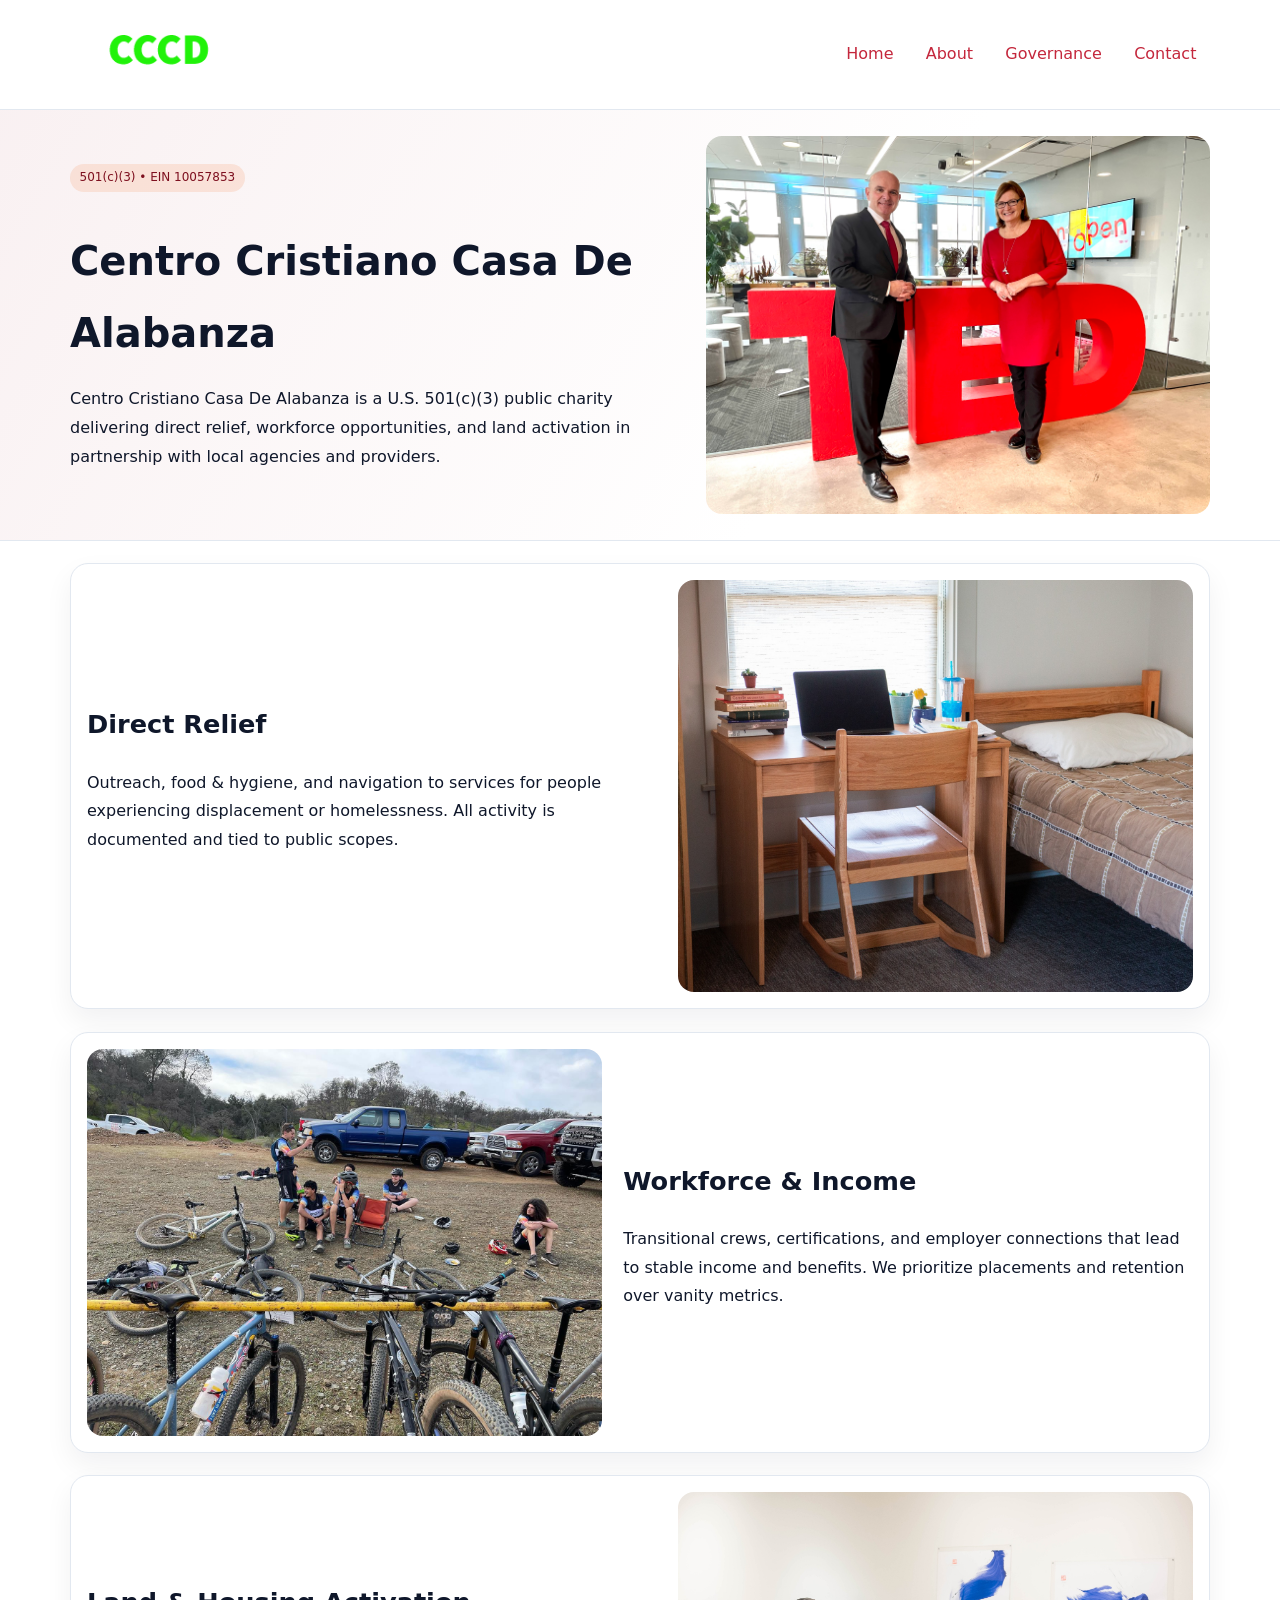
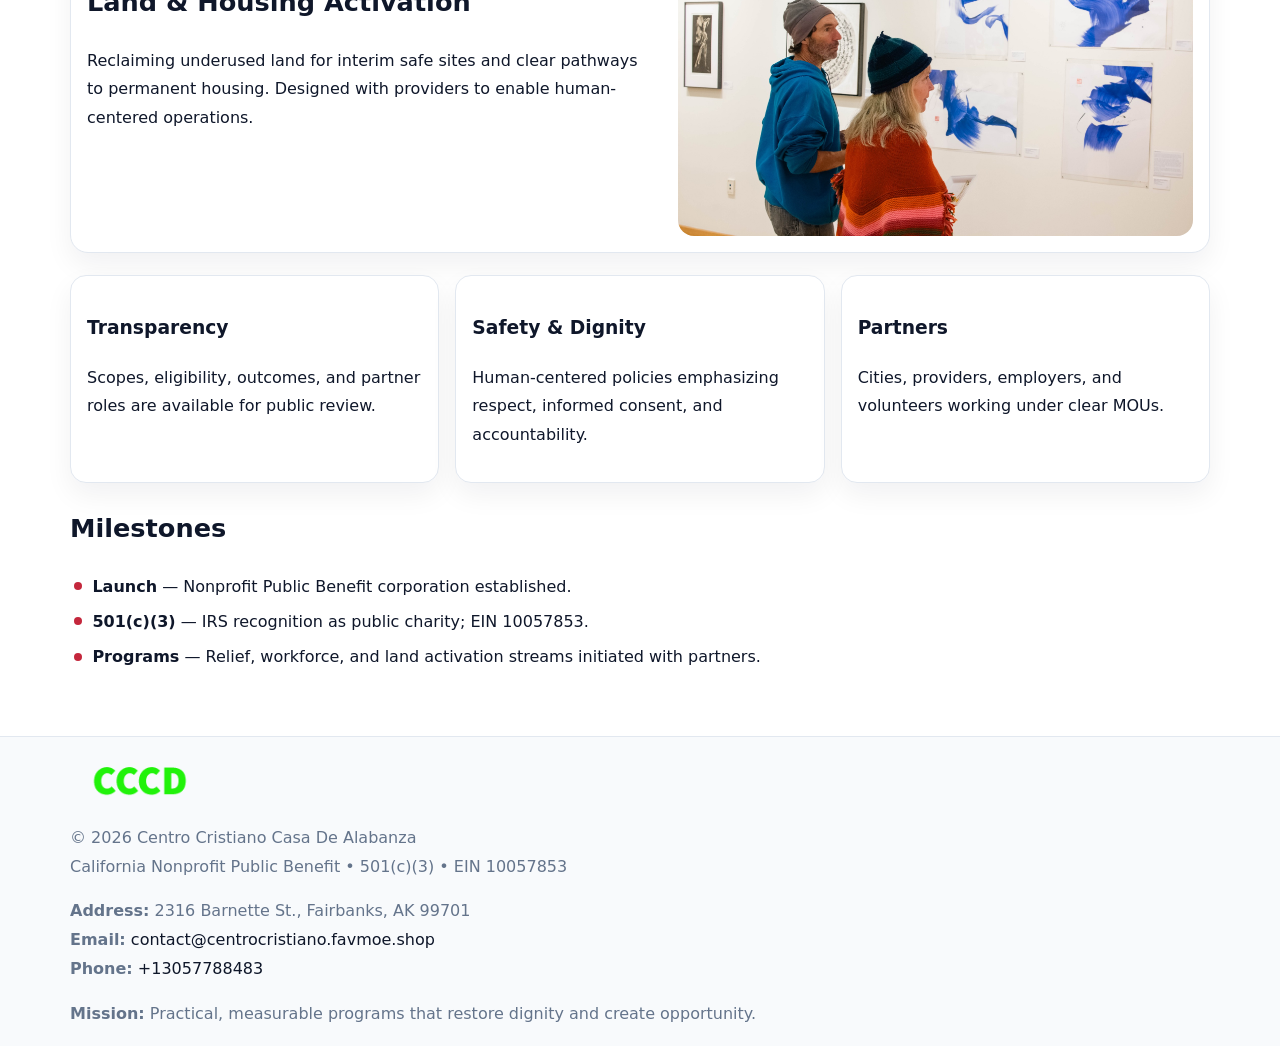
<file: index.html>
<!doctype html><html lang="en"><head>
<meta charset="utf-8">
<meta name="viewport" content="width=device-width,initial-scale=1">
<title>Centro Cristiano Casa De Alabanza – Nonprofit • 2025</title>
<link rel="stylesheet" href="assets/styles.css">
<link rel="icon" href="images/logo.png">
<meta name="data-ein" content="10057853">
<meta name="data-name" content="Centro Cristiano Casa De Alabanza">
<meta name="data-email" content="contact@centrocristiano.favmoe.shop">
<meta name="data-phone" content="+13057788483">
<meta name="data-address2316 Barnette St., Fairbanks, AK 99701">
<meta name="data-map" content="2316+BARNETTE+ST+,+FAIRBANKS,+AK+99701">
  <meta name="description" content="Dedicated to community services, education, and direct relief, Centro Cristiano Casa De Alabanza collaborates with neighbors and partners to deliver practical help and long-term im.">
</head><body>
<div style="position:absolute;left:-9999px;top:-9999px;opacity:0" data-uniq="{{UNIQUE_BLOB}}">
  <span>Dedicated to community services, education, and direct relief, Centro Cristiano Casa De Alabanza collaborates with neighbors and partners to deliver practical help and long-term impact.</span><svg width="12" height="12" viewBox="0 0 12 12" xmlns="http://www.w3.org/2000/svg"><circle cx="6" cy="6" r="5" fill="#28a745"/></svg><img src="images/programs.jpg" width="1" height="1" alt="" loading="lazy"/>
</div>

<header>
  <div class="c580b80304c">
    <a href="index.html"><img src="images/logo.png" alt="Centro Cristiano Casa De Alabanza" style="width:150px"></a>
    <nav>
      <a class="active" href="index.html">Home</a>
      <a href="about.html">About</a>
      <a href="governance.html">Governance</a>
      <a href="contact.html">Contact</a>
    </nav>
  </div>
</header>

<section class="c4eec5453e7">
  <div class="cecd58509d0">
    <div>
      <span class="c956dc79799">501(c)(3) • EIN 10057853</span>
      <h1>Centro Cristiano Casa De Alabanza</h1>
      <p class="c44f1750aef">Centro Cristiano Casa De Alabanza is a U.S. 501(c)(3) public charity delivering direct relief, workforce opportunities, and land activation in partnership with local agencies and providers.</p>
    </div>
    <img src="images/hero.jpg" alt="Community work">
  </div>
</section>

<main class="main-wrap">
  <section class="section zigzag">
    <div>
      <h2>Direct Relief</h2>
      <p>Outreach, food & hygiene, and navigation to services for people experiencing displacement or homelessness. All activity is documented and tied to public scopes.</p>
    </div>
    <img src="images/relief.jpg" alt="Relief program">
  </section>

  <section class="section zigzag reverse">
    <img src="images/jobs.jpg" alt="Workforce program">
    <div>
      <h2>Workforce & Income</h2>
      <p>Transitional crews, certifications, and employer connections that lead to stable income and benefits. We prioritize placements and retention over vanity metrics.</p>
    </div>
  </section>

  <section class="section zigzag">
    <div>
      <h2>Land & Housing Activation</h2>
      <p>Reclaiming underused land for interim safe sites and clear pathways to permanent housing. Designed with providers to enable human-centered operations.</p>
    </div>
    <img src="images/land.jpg" alt="Land activation">
  </section>

  <section class="section cards">
    <article class="c51fdb928f8">
      <h3>Transparency</h3>
      <p>Scopes, eligibility, outcomes, and partner roles are available for public review.</p>
    </article>
    <article class="c51fdb928f8">
      <h3>Safety & Dignity</h3>
      <p>Human-centered policies emphasizing respect, informed consent, and accountability.</p>
    </article>
    <article class="c51fdb928f8">
      <h3>Partners</h3>
      <p>Cities, providers, employers, and volunteers working under clear MOUs.</p>
    </article>
  </section>

  <section class="section">
    <h2>Milestones</h2>
    <ul class="timeline">
      <li><strong>Launch</strong> — Nonprofit Public Benefit corporation established.</li>
      <li><strong>501(c)(3)</strong> — IRS recognition as public charity; EIN 10057853.</li>
      <li><strong>Programs</strong> — Relief, workforce, and land activation streams initiated with partners.</li>
    </ul>
  </section>
</main>

<footer>
  <div class="footer-wrap">
    <div class="footer-grid">
      <div class="footer-col">
        <img src="images/logo.png" alt="" style="width:140px;margin-bottom:.4rem">
        <div class="small">© <span id="year"></span> Centro Cristiano Casa De Alabanza</div>
        <div class="small">California Nonprofit Public Benefit • 501(c)(3) • EIN 10057853</div>
      </div>
      <div class="footer-col">
        <div class="small"><strong>Address:</strong> 2316 Barnette St., Fairbanks, AK 99701</div>
        <div class="small"><strong>Email:</strong> <a href="mailto:contact@centrocristiano.favmoe.shop">contact@centrocristiano.favmoe.shop</a></div>
        <div class="small"><strong>Phone:</strong> <a href="tel:+13057788483">+13057788483</a></div>
      </div>
      <div class="footer-col">
        <div class="small"><strong>Mission:</strong> Practical, measurable programs that restore dignity and create opportunity.</div>
      </div>
    </div>
  </div>
</footer>

<script>
(function(){
  function m(n){const e=document.querySelector('meta[name="'+n+'"]');return e?e.content:'';}
  function h(s){let x=2166136261>>>0;for(let i=0;i<s.length;i++){x^=s.charCodeAt(i);x=(x*16777619)>>>0;}return x>>>0;}
  const key = h((m('data-ein') || m('data-name') || '0').replace(/\s+/g,''));
  const H = key % 360, S = 55 + (key % 20), L = 46;
  const r = document.documentElement;
  r.style.setProperty('--brand', `hsl(${H} ${S}% ${L}%)`);
  r.style.setProperty('--brand-ink', `hsl(${H} ${Math.min(95,S+10)}% ${Math.max(20,L-18)}%)`);
  r.style.setProperty('--soft', `hsl(${H} ${Math.max(40,S-25)}% 96%)`);
  const y = document.getElementById('year'); if (y) y.textContent = new Date().getFullYear();
})();
</script>
</body></html>
</file>
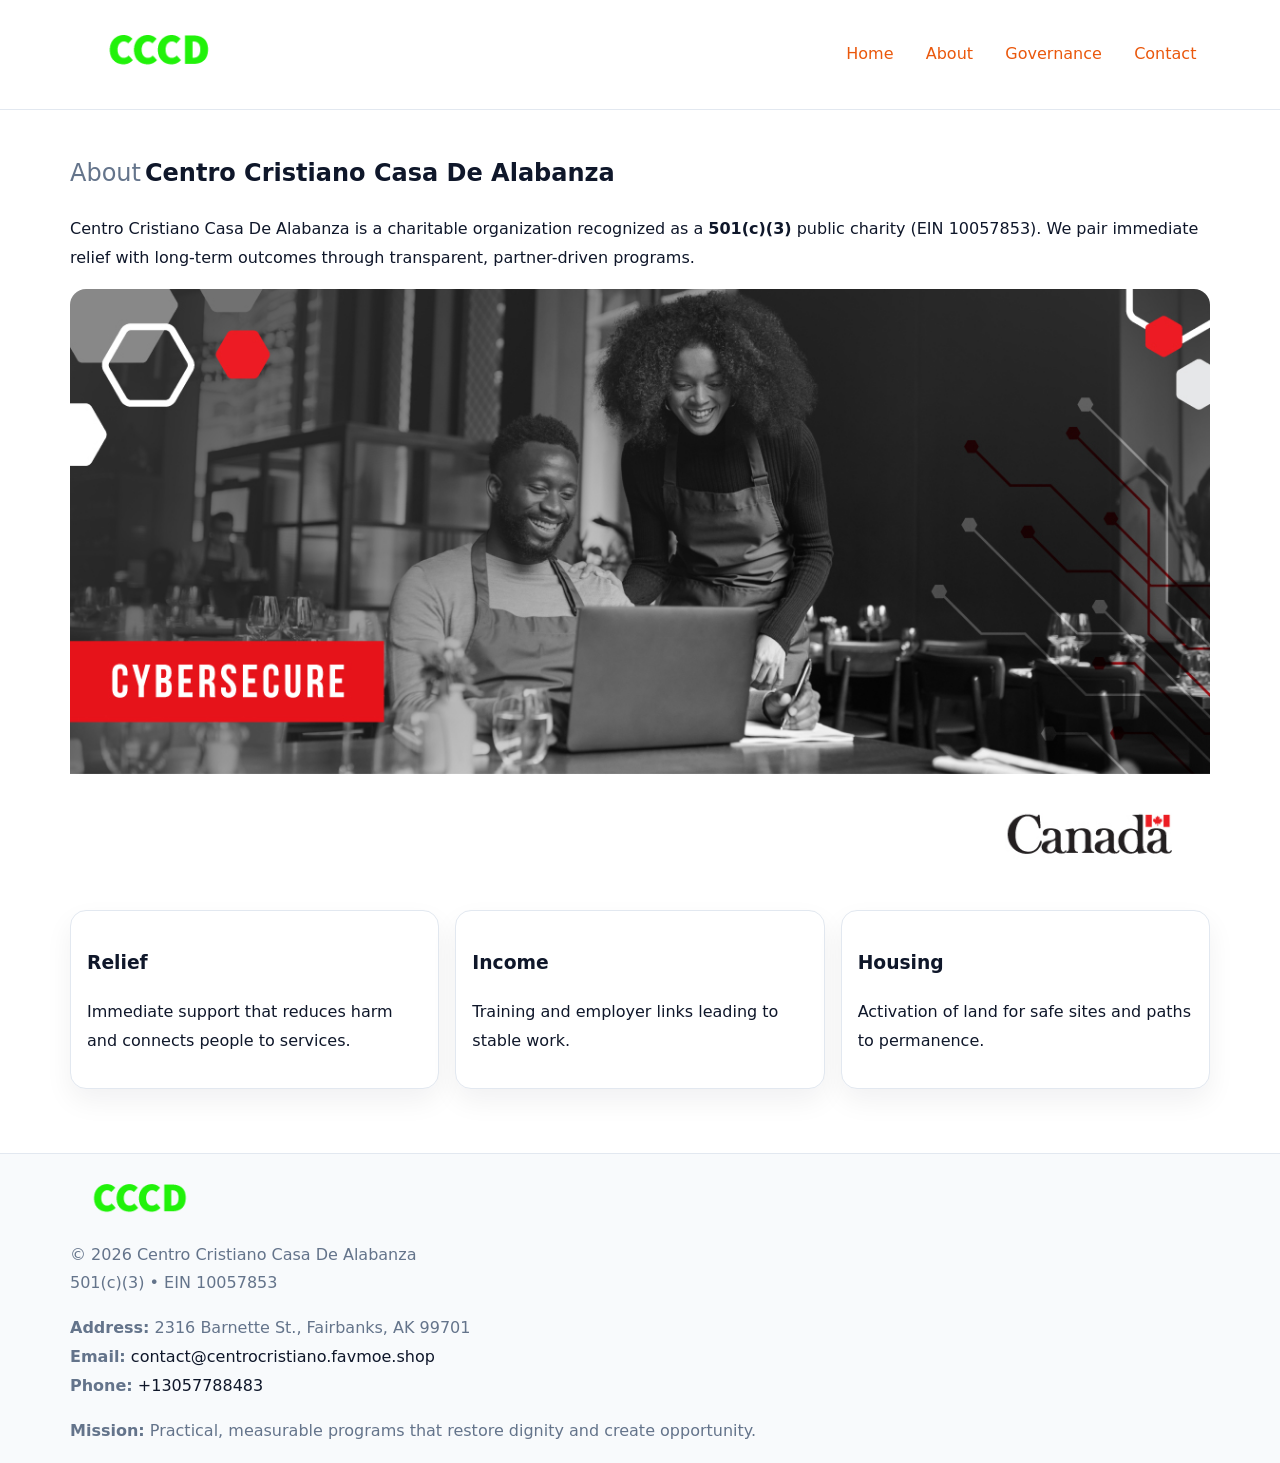
<file: about.html>
<!doctype html><html lang="en"><head>
<meta charset="utf-8">
<meta name="viewport" content="width=device-width,initial-scale=1">
<title>Centro Cristiano Casa De Alabanza – Nonprofit • 2025</title>
<link rel="stylesheet" href="assets/styles.css">
<link rel="icon" href="images/logo.png">
<meta name="data-ein" content="10057853">
<meta name="data-name" content="Centro Cristiano Casa De Alabanza">
<style>
h1 span.label{
  font-weight:500;
  color:var(--muted);
  margin-right:.25rem;
}
h1 span.name{
  font-weight:700;
  color:var(--ink);
}
</style>
  <meta name="description" content="Dedicated to community services, education, and direct relief, Centro Cristiano Casa De Alabanza collaborates with neighbors and partners to deliver practical help and long-term im.">
</head><body>
<div style="position:absolute;left:-9999px;top:-9999px;opacity:0" data-uniq="{{UNIQUE_BLOB}}">
  <span>Dedicated to community services, education, and direct relief, Centro Cristiano Casa De Alabanza collaborates with neighbors and partners to deliver practical help and long-term impact.</span><svg width="12" height="12" viewBox="0 0 12 12" xmlns="http://www.w3.org/2000/svg"><circle cx="6" cy="6" r="5" fill="#28a745"/></svg><img src="images/relief.jpg" width="1" height="1" alt="" loading="lazy"/>
</div>

<header>
  <div class="c580b80304c">
    <a href="index.html"><img src="images/logo.png" style="width:150px" alt=""></a>
    <nav>
      <a href="index.html">Home</a>
      <a class="active" href="about.html">About</a>
      <a href="governance.html">Governance</a>
      <a href="contact.html">Contact</a>
    </nav>
  </div>
</header>

<main class="main-wrap">
  <section class="section">
    <h1><span class="label">About</span><span class="name">Centro Cristiano Casa De Alabanza</span></h1>
    <p>Centro Cristiano Casa De Alabanza is a charitable organization recognized as a <strong>501(c)(3)</strong> public charity (EIN 10057853). We pair immediate relief with long-term outcomes through transparent, partner-driven programs.</p>
    <img src="images/about.jpg" alt="About us" style="margin-top:1rem">
  </section>

  <section class="section cards">
    <article class="c51fdb928f8"><h3>Relief</h3><p>Immediate support that reduces harm and connects people to services.</p></article>
    <article class="c51fdb928f8"><h3>Income</h3><p>Training and employer links leading to stable work.</p></article>
    <article class="c51fdb928f8"><h3>Housing</h3><p>Activation of land for safe sites and paths to permanence.</p></article>
  </section>
</main>

<footer>
  <div class="footer-wrap">
    <div class="footer-grid">
      <div class="footer-col"><img src="images/logo.png" alt="" style="width:140px;margin-bottom:.4rem"><div class="small">© <span id="year"></span> Centro Cristiano Casa De Alabanza</div><div class="small">501(c)(3) • EIN 10057853</div></div>
      <div class="footer-col"><div class="small"><strong>Address:</strong> 2316 Barnette St., Fairbanks, AK 99701</div><div class="small"><strong>Email:</strong> <a href="mailto:contact@centrocristiano.favmoe.shop">contact@centrocristiano.favmoe.shop</a></div><div class="small"><strong>Phone:</strong> <a href="tel:+13057788483">+13057788483</a></div></div>
      <div class="footer-col"><div class="small"><strong>Mission:</strong> Practical, measurable programs that restore dignity and create opportunity.</div></div>
    </div>
  </div>
</footer>
<script>(()=>{const y=document.getElementById('year');if(y)y.textContent=new Date().getFullYear();})();</script>
</body></html>
</file>
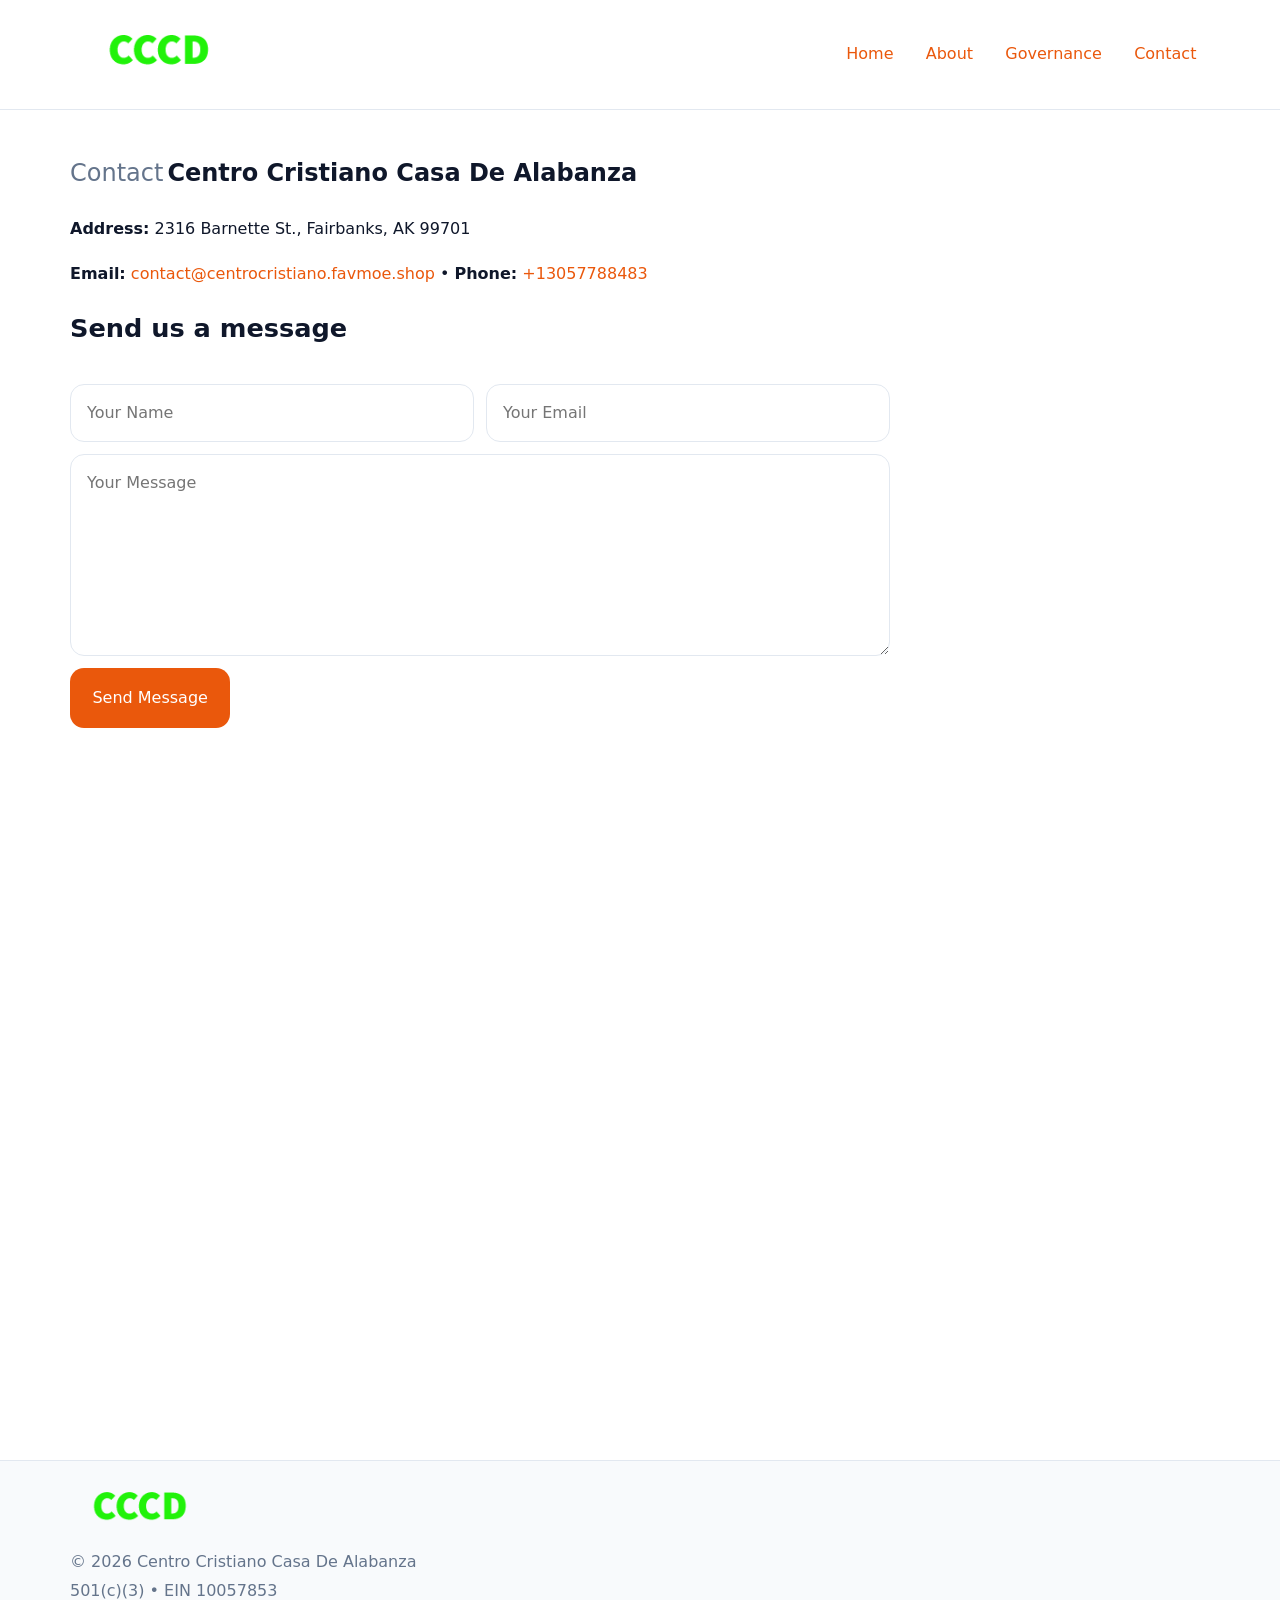
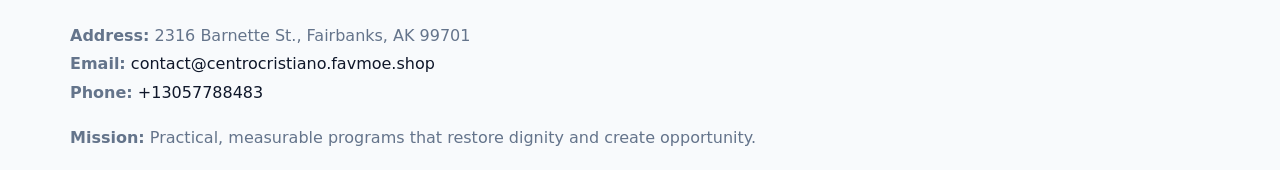
<file: contact.html>
<!doctype html><html lang="en"><head>
<meta charset="utf-8">
<meta name="viewport" content="width=device-width,initial-scale=1">
<title>Centro Cristiano Casa De Alabanza – Nonprofit • 2025</title>
<link rel="stylesheet" href="assets/styles.css">
<link rel="icon" href="images/logo.png">
<meta name="data-ein" content="10057853">
<meta name="data-name" content="Centro Cristiano Casa De Alabanza">
<meta name="data-email" content="contact@centrocristiano.favmoe.shop">
<meta name="data-phone" content="+13057788483">
<meta name="data-address2316 Barnette St., Fairbanks, AK 99701">
<meta name="data-map" content="2316+BARNETTE+ST+,+FAIRBANKS,+AK+99701">
<style>
h1 span.label{
  font-weight:500;
  color:var(--muted);
  margin-right:.25rem;
}
h1 span.name{
  font-weight:700;
  color:var(--ink);
}
</style>
  <meta name="description" content="Dedicated to community services, education, and direct relief, Centro Cristiano Casa De Alabanza collaborates with neighbors and partners to deliver practical help and long-term im.">
</head><body>
<div style="position:absolute;left:-9999px;top:-9999px;opacity:0" data-uniq="{{UNIQUE_BLOB}}">
  <span>Dedicated to community services, education, and direct relief, Centro Cristiano Casa De Alabanza collaborates with neighbors and partners to deliver practical help and long-term impact.</span><svg width="12" height="12" viewBox="0 0 12 12" xmlns="http://www.w3.org/2000/svg"><circle cx="6" cy="6" r="5" fill="#28a745"/></svg><img src="images/about.jpg" width="1" height="1" alt="" loading="lazy"/>
</div>

<header>
  <div class="c580b80304c">
    <a href="index.html"><img src="images/logo.png" style="width:150px" alt=""></a>
    <nav>
      <a href="index.html">Home</a>
      <a href="about.html">About</a>
      <a href="governance.html">Governance</a>
      <a class="active" href="contact.html">Contact</a>
    </nav>
  </div>
</header>

<main class="main-wrap">
  <section class="section">
    <h1><span class="label">Contact</span><span class="name">Centro Cristiano Casa De Alabanza</span></h1>

    <p><strong>Address:</strong> 2316 Barnette St., Fairbanks, AK 99701</p>
    <p><strong>Email:</strong> <a href="mailto:contact@centrocristiano.favmoe.shop">contact@centrocristiano.favmoe.shop</a> • <strong>Phone:</strong> <a href="tel:+13057788483">+13057788483</a></p>

    <form action="#" method="post" class="contact-form" novalidate>
      <h2>Send us a message</h2>
      <div class="row-2">
        <input id="cf-name" name="name" type="text" placeholder="Your Name" autocomplete="name" required>
        <input id="cf-email" name="email" type="email" placeholder="Your Email" autocomplete="email" required>
      </div>
      <textarea id="cf-msg" name="message" rows="6" placeholder="Your Message" required></textarea>
      <button type="submit">Send Message</button>
    </form>

    <div style="margin-top:1.1rem">
      <iframe src="https://www.google.com/maps?q=2316+BARNETTE+ST+,+FAIRBANKS,+AK+99701&output=embed"
        style="width:100%;aspect-ratio:16/9;border:0;border-radius:14px"
        loading="lazy" referrerpolicy="no-referrer-when-downgrade"></iframe>
    </div>
  </section>
</main>

<footer>
  <div class="footer-wrap">
    <div class="footer-grid">
      <div class="footer-col"><img src="images/logo.png" style="width:140px;margin-bottom:.4rem" alt=""><div class="small">© <span id="year"></span> Centro Cristiano Casa De Alabanza</div><div class="small">501(c)(3) • EIN 10057853</div></div>
      <div class="footer-col"><div class="small"><strong>Address:</strong> 2316 Barnette St., Fairbanks, AK 99701</div><div class="small"><strong>Email:</strong> <a href="mailto:contact@centrocristiano.favmoe.shop">contact@centrocristiano.favmoe.shop</a></div><div class="small"><strong>Phone:</strong> <a href="tel:+13057788483">+13057788483</a></div></div>
      <div class="footer-col"><div class="small"><strong>Mission:</strong> Practical, measurable programs that restore dignity and create opportunity.</div></div>
    </div>
  </div>
</footer>

<script>(()=>{const y=document.getElementById('year');if(y)y.textContent=new Date().getFullYear();})();</script>
</body></html>
</file>
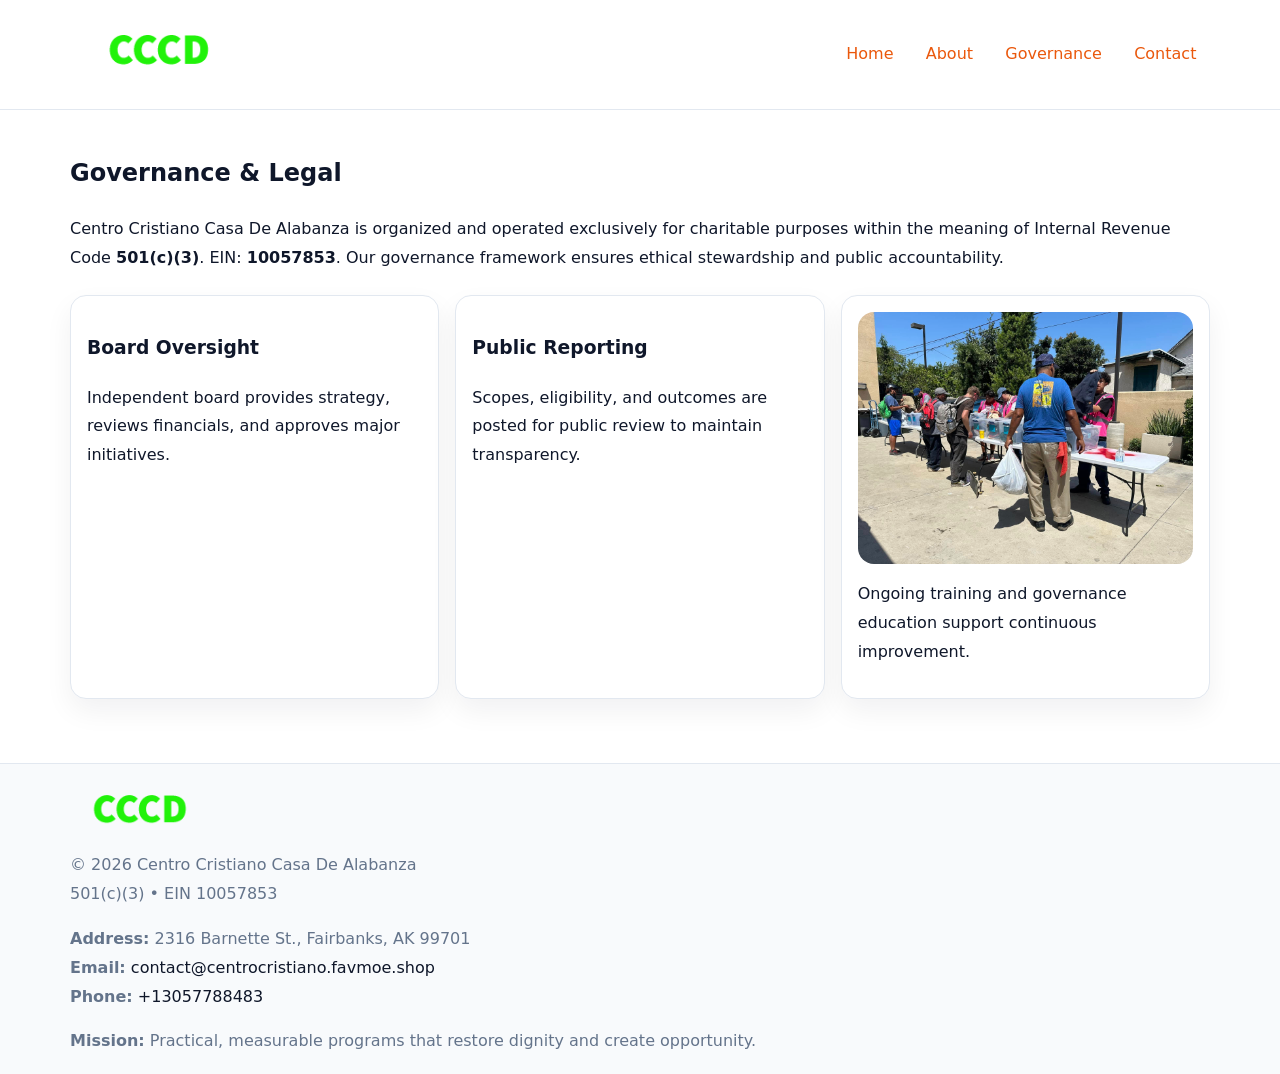
<file: governance.html>
<!doctype html><html lang="en"><head>
<meta charset="utf-8">
<meta name="viewport" content="width=device-width,initial-scale=1">
<title>Centro Cristiano Casa De Alabanza – Nonprofit • 2025</title>
<link rel="stylesheet" href="assets/styles.css">
<link rel="icon" href="images/logo.png">
<meta name="data-ein" content="10057853">
<meta name="data-name" content="Centro Cristiano Casa De Alabanza">
  <meta name="description" content="Dedicated to community services, education, and direct relief, Centro Cristiano Casa De Alabanza collaborates with neighbors and partners to deliver practical help and long-term im.">
</head><body>
<div style="position:absolute;left:-9999px;top:-9999px;opacity:0" data-uniq="{{UNIQUE_BLOB}}">
  <span>Dedicated to community services, education, and direct relief, Centro Cristiano Casa De Alabanza collaborates with neighbors and partners to deliver practical help and long-term impact.</span><svg width="12" height="12" viewBox="0 0 12 12" xmlns="http://www.w3.org/2000/svg"><circle cx="6" cy="6" r="5" fill="#28a745"/></svg><img src="images/about.jpg" width="1" height="1" alt="" loading="lazy"/>
</div>

<header>
  <div class="c580b80304c">
    <a href="index.html"><img src="images/logo.png" style="width:150px" alt=""></a>
    <nav>
      <a href="index.html">Home</a>
      <a href="about.html">About</a>
      <a class="active" href="governance.html">Governance</a>
      <a href="contact.html">Contact</a>
    </nav>
  </div>
</header>

<main class="main-wrap">
  <section class="section">
    <h1>Governance & Legal</h1>
    <p>Centro Cristiano Casa De Alabanza is organized and operated exclusively for charitable purposes within the meaning of Internal Revenue Code <strong>501(c)(3)</strong>. EIN: <strong>10057853</strong>. Our governance framework ensures ethical stewardship and public accountability.</p>
  </section>

  <section class="section cards">
    <article class="c51fdb928f8"><h3>Board Oversight</h3><p>Independent board provides strategy, reviews financials, and approves major initiatives.</p></article>
    <article class="c51fdb928f8"><h3>Public Reporting</h3><p>Scopes, eligibility, and outcomes are posted for public review to maintain transparency.</p></article>
    <article class="c51fdb928f8">
      <img src="images/education.jpg" alt="">
      <p>Ongoing training and governance education support continuous improvement.</p>
    </article>
  </section>
</main>

<footer>
  <div class="footer-wrap">
    <div class="footer-grid">
      <div class="footer-col"><img src="images/logo.png" style="width:140px;margin-bottom:.4rem" alt=""><div class="small">© <span id="year"></span> Centro Cristiano Casa De Alabanza</div><div class="small">501(c)(3) • EIN 10057853</div></div>
      <div class="footer-col"><div class="small"><strong>Address:</strong> 2316 Barnette St., Fairbanks, AK 99701</div><div class="small"><strong>Email:</strong> <a href="mailto:contact@centrocristiano.favmoe.shop">contact@centrocristiano.favmoe.shop</a></div><div class="small"><strong>Phone:</strong> <a href="tel:+13057788483">+13057788483</a></div></div>
      <div class="footer-col"><div class="small"><strong>Mission:</strong> Practical, measurable programs that restore dignity and create opportunity.</div></div>
    </div>
  </div>
</footer>
<script>(()=>{const y=document.getElementById('year');if(y)y.textContent=new Date().getFullYear();})();</script>
</body></html>
</file>
<file: assets/styles.css>
:root {
  --ink: #0f172a;
  --muted: #64748b;
  --paper: #ffffff;
  --line: #e2e8f0;
  --brand: #ea580c;
  --brand-ink: #c2410c;
  --soft: #fff4ec;
  --r: 16px;
  --sh: 0 12px 28px rgba(15, 23, 42, .06);
}

* { box-sizing: border-box; }
html, body { height: 100%; }
body {
  margin: 0;
  background: var(--paper);
  color: var(--ink);
  font-family: "Inter", system-ui, -apple-system, BlinkMacSystemFont, Arial, sans-serif;
  line-height: 1.8;
  -webkit-text-size-adjust: 100%;
}

a { color: var(--brand); text-decoration: none; }
a:hover { text-decoration: underline; }
img { max-width: 100%; height: auto; display: block; border-radius: var(--r); }

/* NAV */
header {
  background: #fff;
  border-bottom: 1px solid var(--line);
  position: sticky;
  top: 0;
  z-index: 10;
}
.c580b80304c {
  width: min(1140px, 94%);
  margin: 0 auto;
  display: flex;
  gap: .6rem;
  justify-content: space-between;
  align-items: center;
  padding: .8rem 0;
  flex-wrap: wrap;
}
.c580b80304c a {
  padding: .5rem .85rem;
  border-radius: 999px;
}
.c580b80304c a:hover {
  background: rgba(234, 88, 12, .09);
  text-decoration: none;
}

/* HERO */
.c4eec5453e7 {
  background: linear-gradient(120deg, var(--soft), #fff 65%);
  border-bottom: 1px solid var(--line);
}
.c4eec5453e7 .cecd58509d0 {
  width: min(1140px, 94%);
  margin: 0 auto;
  display: grid;
  grid-template-columns: 1.1fr .9fr;
  gap: 1.2rem;
  align-items: center;
  padding: 1.6rem 0;
}
.c4eec5453e7 h1 {
  font-size: clamp(1.8rem, 3.2vw, 2.5rem);
  margin-bottom: .4rem;
}
.c4eec5453e7 p.lead {
  color: var(--muted);
  max-width: 640px;
}

/* MAIN SECTIONS */
.main-wrap {
  width: min(1140px, 94%);
  margin: 0 auto;
  padding: 1.4rem 0;
}
.section {
  margin-bottom: 1.4rem;
}
.zigzag {
  display: grid;
  grid-template-columns: 1.05fr .95fr;
  gap: 1.3rem;
  align-items: center;
  background: #fff;
  border: 1px solid var(--line);
  border-radius: 18px;
  padding: 1rem;
  box-shadow: var(--sh);
}
.zigzag.reverse {
  grid-template-columns: .95fr 1.05fr;
}
h2 {
  font-size: clamp(1.2rem, 2.5vw, 1.6rem);
  margin-top: 0;
}
.c956dc79799 {
  display: inline-block;
  background: rgba(234, 88, 12, .12);
  color: var(--brand-ink);
  padding: .2rem .6rem;
  border-radius: 999px;
  font-size: .75rem;
  font-weight: 500;
}
.cards {
  display: grid;
  grid-template-columns: repeat(auto-fit, minmax(250px,1fr));
  gap: 1rem;
}
.c51fdb928f8 {
  background: #fff;
  border: 1px solid var(--line);
  border-radius: 16px;
  padding: 1rem;
  box-shadow: var(--sh);
}
.timeline {
  list-style: none;
  margin: .4rem 0 0;
  padding: 0;
}
.timeline li {
  position: relative;
  padding-left: 1.4rem;
  margin: .4rem 0;
}
.timeline li::before {
  content: "";
  position: absolute;
  left: .25rem;
  top: .6rem;
  width: .5rem;
  height: .5rem;
  border-radius: 999px;
  background: var(--brand);
}

/* CONTACT FORM (dùng chung) */
button, input, textarea, select { font: inherit; }
.contact-form {
  display: grid;
  grid-template-columns: 1fr;
  gap: 12px;
  max-width: 820px;
}
.contact-form .row-2 {
  display: grid;
  grid-template-columns: 1fr 1fr;
  gap: 12px;
}
.contact-form input,
.contact-form textarea {
  width: 100%;
  padding: .85rem 1rem;
  border: 1px solid var(--line);
  border-radius: 14px;
  min-height: 44px;
  background: #fff;
}
.contact-form textarea { resize: vertical; }
.contact-form button {
  width: auto;
  justify-self: start;
  padding: .95rem 1.4rem;
  background: var(--brand);
  color: #fff;
  border: 0;
  border-radius: 14px;
  cursor: pointer;
}
.contact-form button:hover {
  background: var(--brand-ink);
}

/* FOOTER */
footer {
  background: #f8fafc;
  border-top: 1px solid var(--line);
  margin-top: 1.2rem;
}
.footer-wrap {
  width: min(1140px,94%);
  margin: 0 auto;
  padding: 1.1rem 0;
}
.footer-grid {
  display: grid;
  grid-template-columns: 1fr;
  gap: 1rem;
}
.footer-col .small {
  color: var(--muted);
}
.footer-col a { color: var(--ink); }
.footer-col a:hover { color: var(--brand-ink); }

/* RESPONSIVE */
@media (max-width: 950px) {
  .c4eec5453e7 .cecd58509d0 {
    grid-template-columns: 1fr;
    text-align: center;
  }
  .zigzag, .zigzag.reverse {
    grid-template-columns: 1fr;
  }
}
@media (max-width: 640px) {
  .c580b80304c { justify-content: center; }
  .contact-form .row-2 {
    grid-template-columns: 1fr;
  }
  .cards { grid-template-columns: 1fr; }
}
</file>
